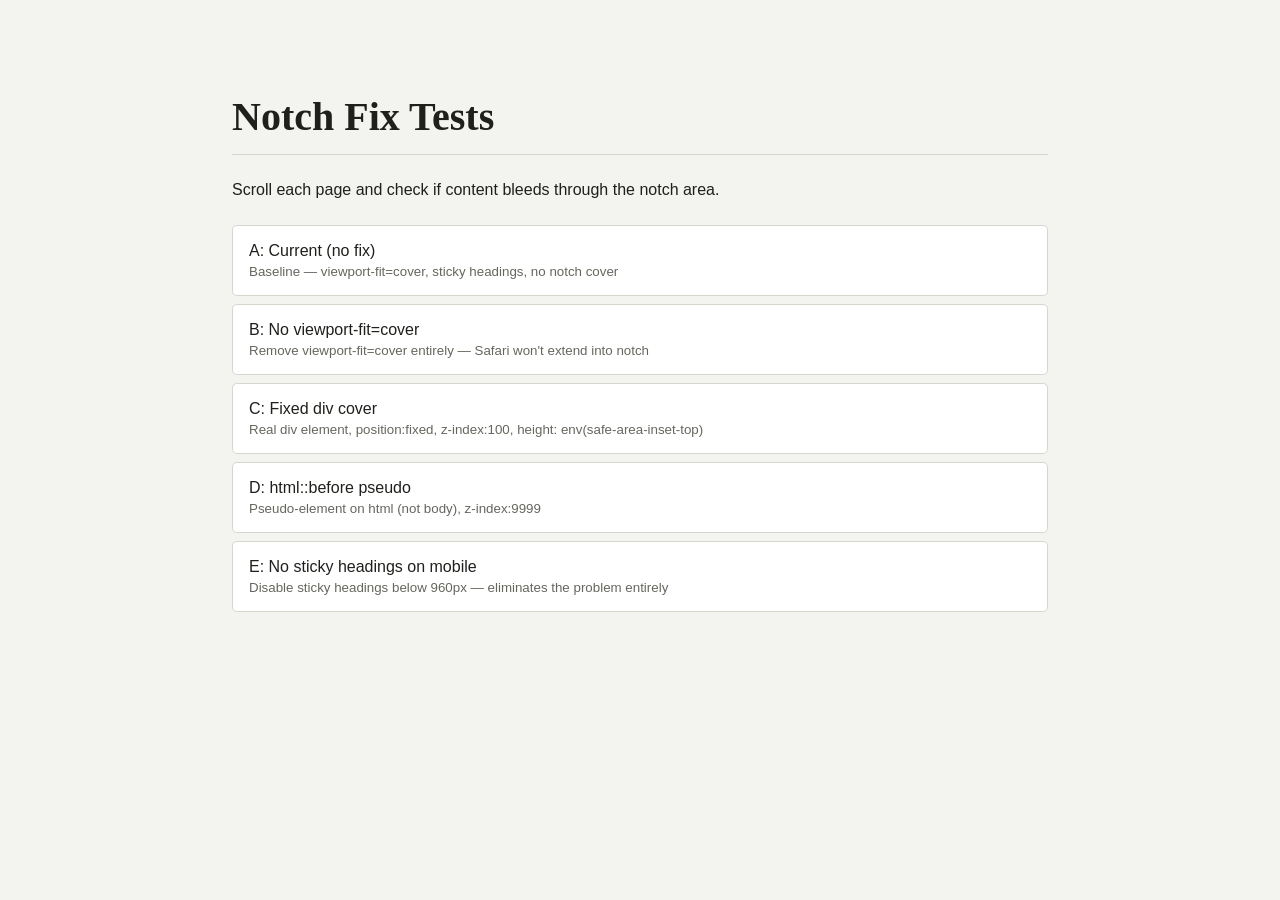
<file: _notch-test/index.html>
<!doctype html>
<html lang="en">
<head>
  <meta charset="utf-8">
  <meta name="viewport" content="width=device-width, initial-scale=1, viewport-fit=cover">
  <title>Notch Test</title>
  <link rel="stylesheet" href="base.css">
  <style>
    a { display: block; padding: 1rem; margin: 0.5rem 0; background: #fff; border-radius: 0.3rem; text-decoration: none; color: var(--ink); border: 1px solid var(--rule); }
    a:active { background: #eee; }
    small { color: var(--muted); display: block; margin-top: 0.25rem; }
  </style>
</head>
<body>
  <main>
    <h2 style="position:static">Notch Fix Tests</h2>
    <p>Scroll each page and check if content bleeds through the notch area.</p>

    <a href="a-current.html">
      A: Current (no fix)
      <small>Baseline — viewport-fit=cover, sticky headings, no notch cover</small>
    </a>

    <a href="b-no-cover.html">
      B: No viewport-fit=cover
      <small>Remove viewport-fit=cover entirely — Safari won't extend into notch</small>
    </a>

    <a href="c-fixed-div.html">
      C: Fixed div cover
      <small>Real div element, position:fixed, z-index:100, height: env(safe-area-inset-top)</small>
    </a>

    <a href="d-html-before.html">
      D: html::before pseudo
      <small>Pseudo-element on html (not body), z-index:9999</small>
    </a>

    <a href="e-no-sticky.html">
      E: No sticky headings on mobile
      <small>Disable sticky headings below 960px — eliminates the problem entirely</small>
    </a>
  </main>
</body>
</html>
</file>
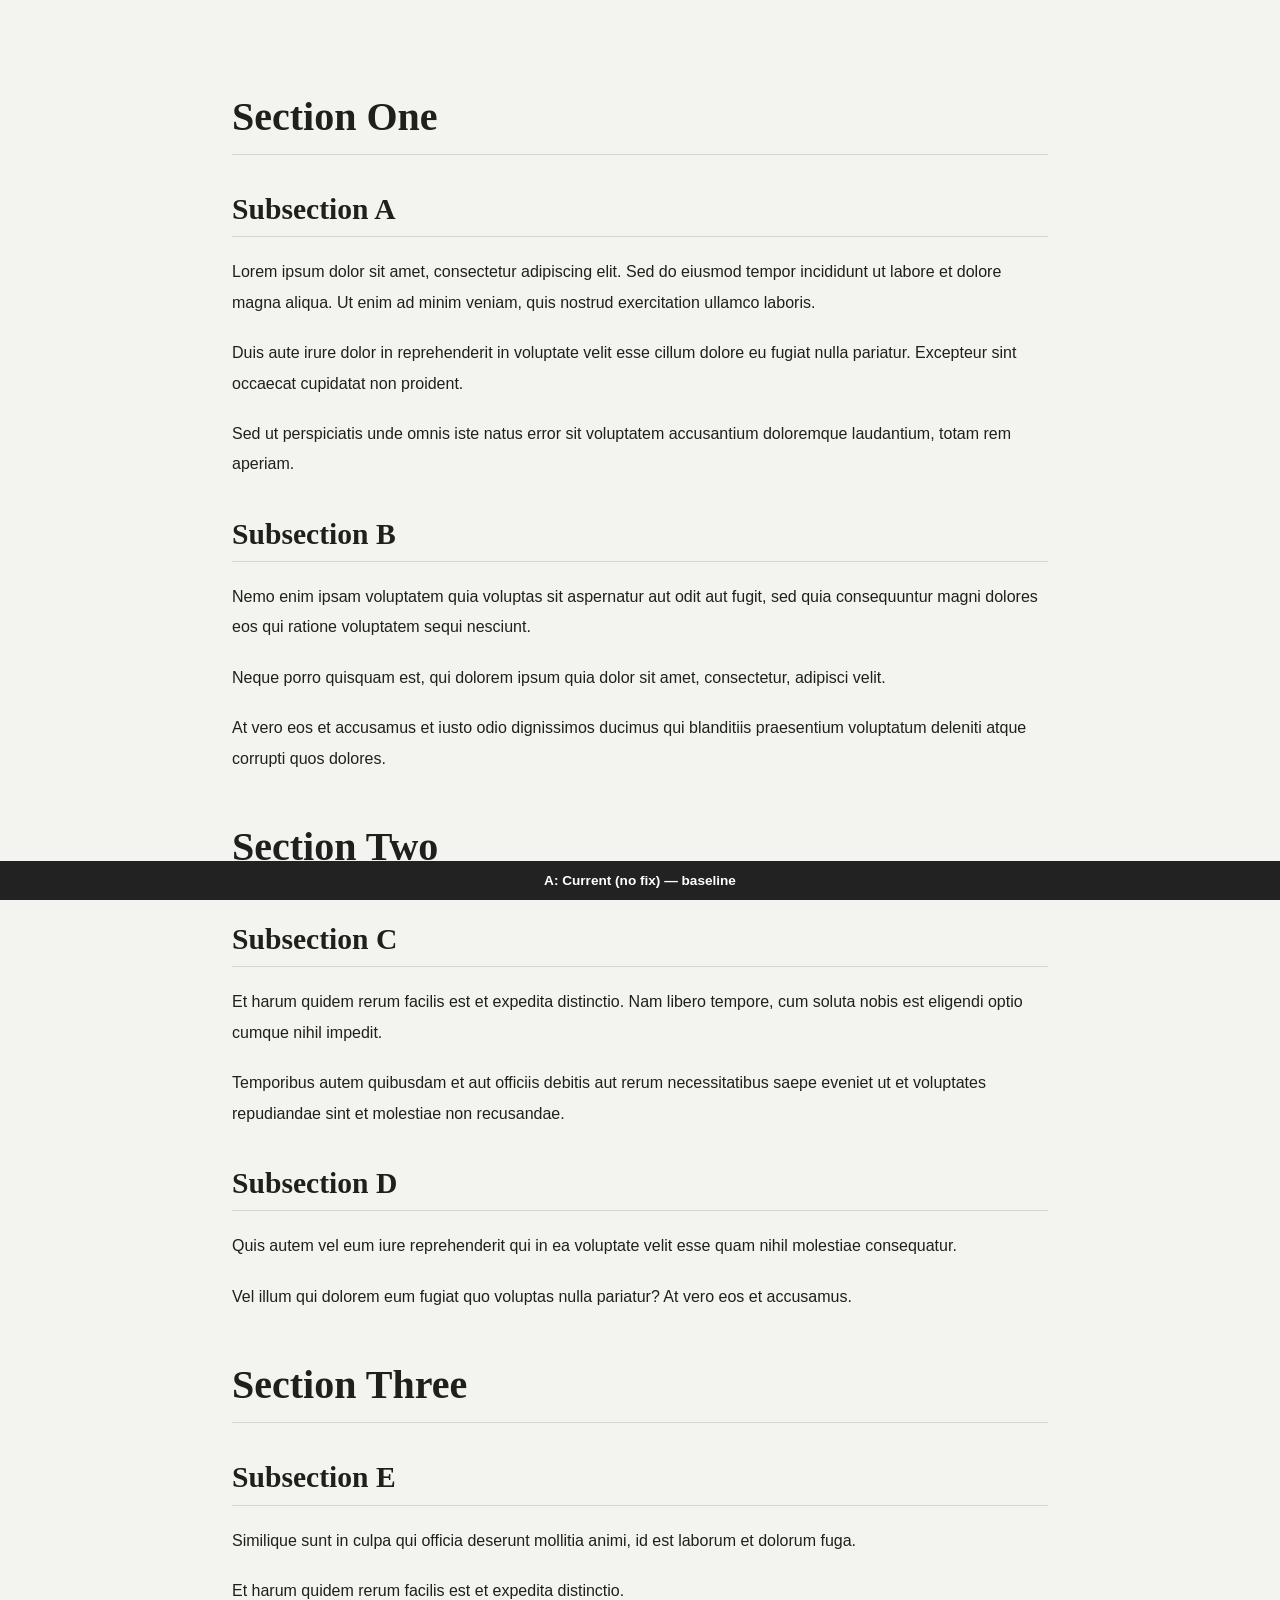
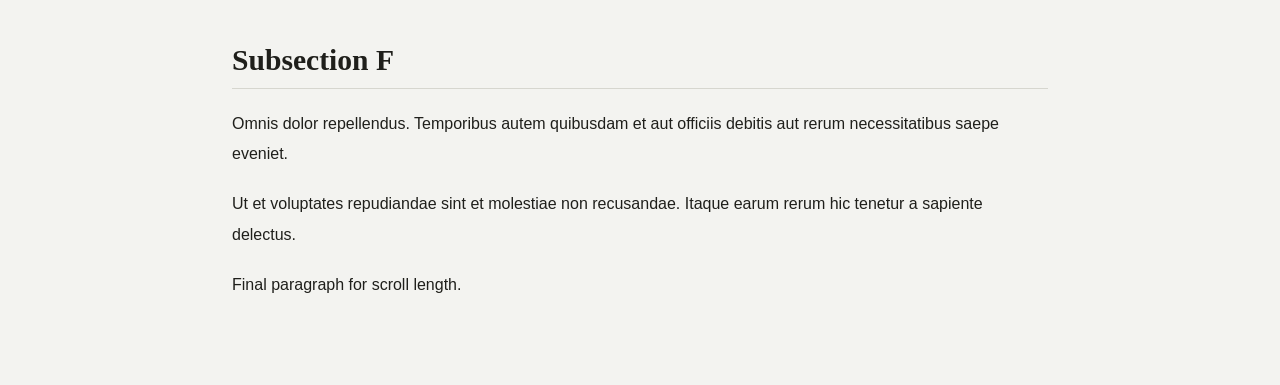
<file: _notch-test/a-current.html>
<!doctype html>
<html lang="en">
<head>
  <meta charset="utf-8">
  <meta name="viewport" content="width=device-width, initial-scale=1, viewport-fit=cover">
  <title>A: Current (no fix)</title>
  <link rel="stylesheet" href="base.css">
</head>
<body>
  <main>
    <h2>Section One</h2>
    <h3>Subsection A</h3>
    <p>Lorem ipsum dolor sit amet, consectetur adipiscing elit. Sed do eiusmod tempor incididunt ut labore et dolore magna aliqua. Ut enim ad minim veniam, quis nostrud exercitation ullamco laboris.</p>
    <p>Duis aute irure dolor in reprehenderit in voluptate velit esse cillum dolore eu fugiat nulla pariatur. Excepteur sint occaecat cupidatat non proident.</p>
    <p>Sed ut perspiciatis unde omnis iste natus error sit voluptatem accusantium doloremque laudantium, totam rem aperiam.</p>
    <h3>Subsection B</h3>
    <p>Nemo enim ipsam voluptatem quia voluptas sit aspernatur aut odit aut fugit, sed quia consequuntur magni dolores eos qui ratione voluptatem sequi nesciunt.</p>
    <p>Neque porro quisquam est, qui dolorem ipsum quia dolor sit amet, consectetur, adipisci velit.</p>
    <p>At vero eos et accusamus et iusto odio dignissimos ducimus qui blanditiis praesentium voluptatum deleniti atque corrupti quos dolores.</p>
    <h2>Section Two</h2>
    <h3>Subsection C</h3>
    <p>Et harum quidem rerum facilis est et expedita distinctio. Nam libero tempore, cum soluta nobis est eligendi optio cumque nihil impedit.</p>
    <p>Temporibus autem quibusdam et aut officiis debitis aut rerum necessitatibus saepe eveniet ut et voluptates repudiandae sint et molestiae non recusandae.</p>
    <h3>Subsection D</h3>
    <p>Quis autem vel eum iure reprehenderit qui in ea voluptate velit esse quam nihil molestiae consequatur.</p>
    <p>Vel illum qui dolorem eum fugiat quo voluptas nulla pariatur? At vero eos et accusamus.</p>
    <h2>Section Three</h2>
    <h3>Subsection E</h3>
    <p>Similique sunt in culpa qui officia deserunt mollitia animi, id est laborum et dolorum fuga.</p>
    <p>Et harum quidem rerum facilis est et expedita distinctio.</p>
    <h3>Subsection F</h3>
    <p>Omnis dolor repellendus. Temporibus autem quibusdam et aut officiis debitis aut rerum necessitatibus saepe eveniet.</p>
    <p>Ut et voluptates repudiandae sint et molestiae non recusandae. Itaque earum rerum hic tenetur a sapiente delectus.</p>
    <p>Final paragraph for scroll length.</p>
  </main>
  <div class="label">A: Current (no fix) &mdash; baseline</div>
</body>
</html>
</file>
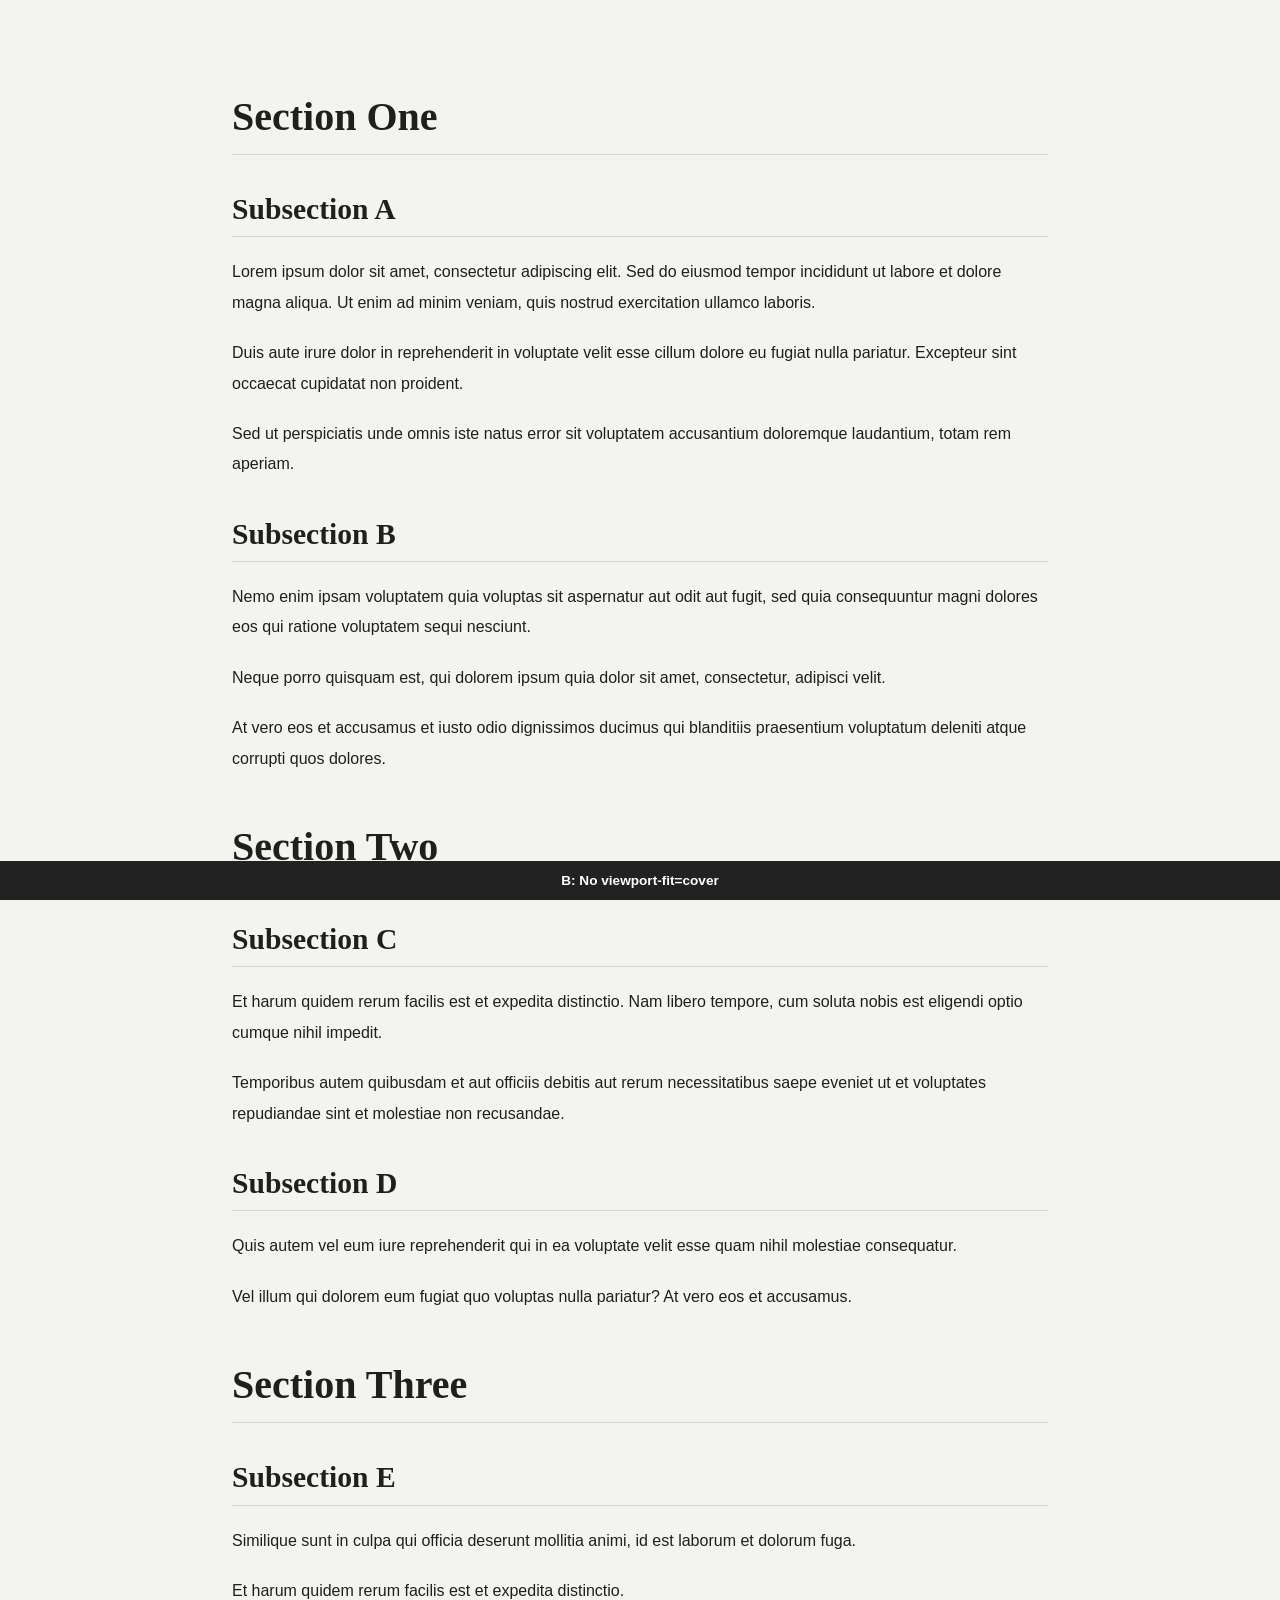
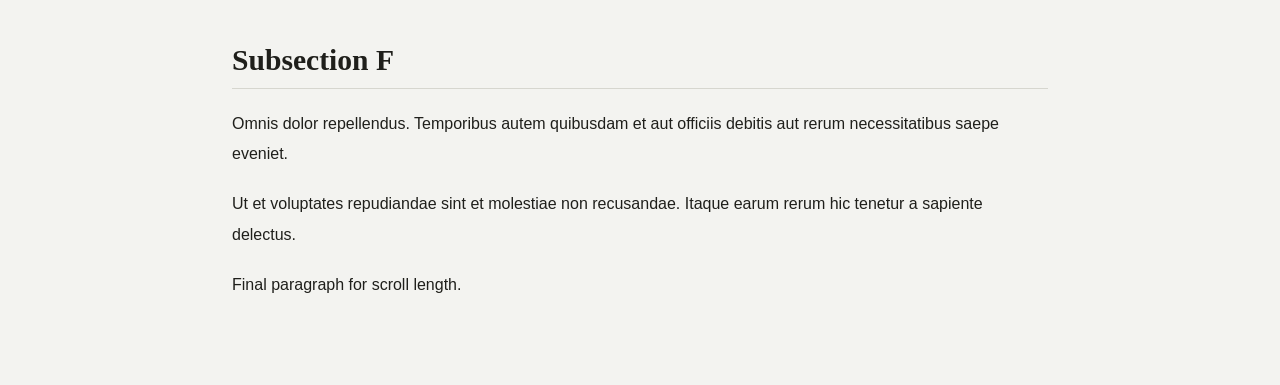
<file: _notch-test/b-no-cover.html>
<!doctype html>
<html lang="en">
<head>
  <meta charset="utf-8">
  <meta name="viewport" content="width=device-width, initial-scale=1">
  <title>B: No viewport-fit=cover</title>
  <link rel="stylesheet" href="base.css">
</head>
<body>
  <main>
    <h2>Section One</h2>
    <h3>Subsection A</h3>
    <p>Lorem ipsum dolor sit amet, consectetur adipiscing elit. Sed do eiusmod tempor incididunt ut labore et dolore magna aliqua. Ut enim ad minim veniam, quis nostrud exercitation ullamco laboris.</p>
    <p>Duis aute irure dolor in reprehenderit in voluptate velit esse cillum dolore eu fugiat nulla pariatur. Excepteur sint occaecat cupidatat non proident.</p>
    <p>Sed ut perspiciatis unde omnis iste natus error sit voluptatem accusantium doloremque laudantium, totam rem aperiam.</p>
    <h3>Subsection B</h3>
    <p>Nemo enim ipsam voluptatem quia voluptas sit aspernatur aut odit aut fugit, sed quia consequuntur magni dolores eos qui ratione voluptatem sequi nesciunt.</p>
    <p>Neque porro quisquam est, qui dolorem ipsum quia dolor sit amet, consectetur, adipisci velit.</p>
    <p>At vero eos et accusamus et iusto odio dignissimos ducimus qui blanditiis praesentium voluptatum deleniti atque corrupti quos dolores.</p>
    <h2>Section Two</h2>
    <h3>Subsection C</h3>
    <p>Et harum quidem rerum facilis est et expedita distinctio. Nam libero tempore, cum soluta nobis est eligendi optio cumque nihil impedit.</p>
    <p>Temporibus autem quibusdam et aut officiis debitis aut rerum necessitatibus saepe eveniet ut et voluptates repudiandae sint et molestiae non recusandae.</p>
    <h3>Subsection D</h3>
    <p>Quis autem vel eum iure reprehenderit qui in ea voluptate velit esse quam nihil molestiae consequatur.</p>
    <p>Vel illum qui dolorem eum fugiat quo voluptas nulla pariatur? At vero eos et accusamus.</p>
    <h2>Section Three</h2>
    <h3>Subsection E</h3>
    <p>Similique sunt in culpa qui officia deserunt mollitia animi, id est laborum et dolorum fuga.</p>
    <p>Et harum quidem rerum facilis est et expedita distinctio.</p>
    <h3>Subsection F</h3>
    <p>Omnis dolor repellendus. Temporibus autem quibusdam et aut officiis debitis aut rerum necessitatibus saepe eveniet.</p>
    <p>Ut et voluptates repudiandae sint et molestiae non recusandae. Itaque earum rerum hic tenetur a sapiente delectus.</p>
    <p>Final paragraph for scroll length.</p>
  </main>
  <div class="label">B: No viewport-fit=cover</div>
</body>
</html>
</file>
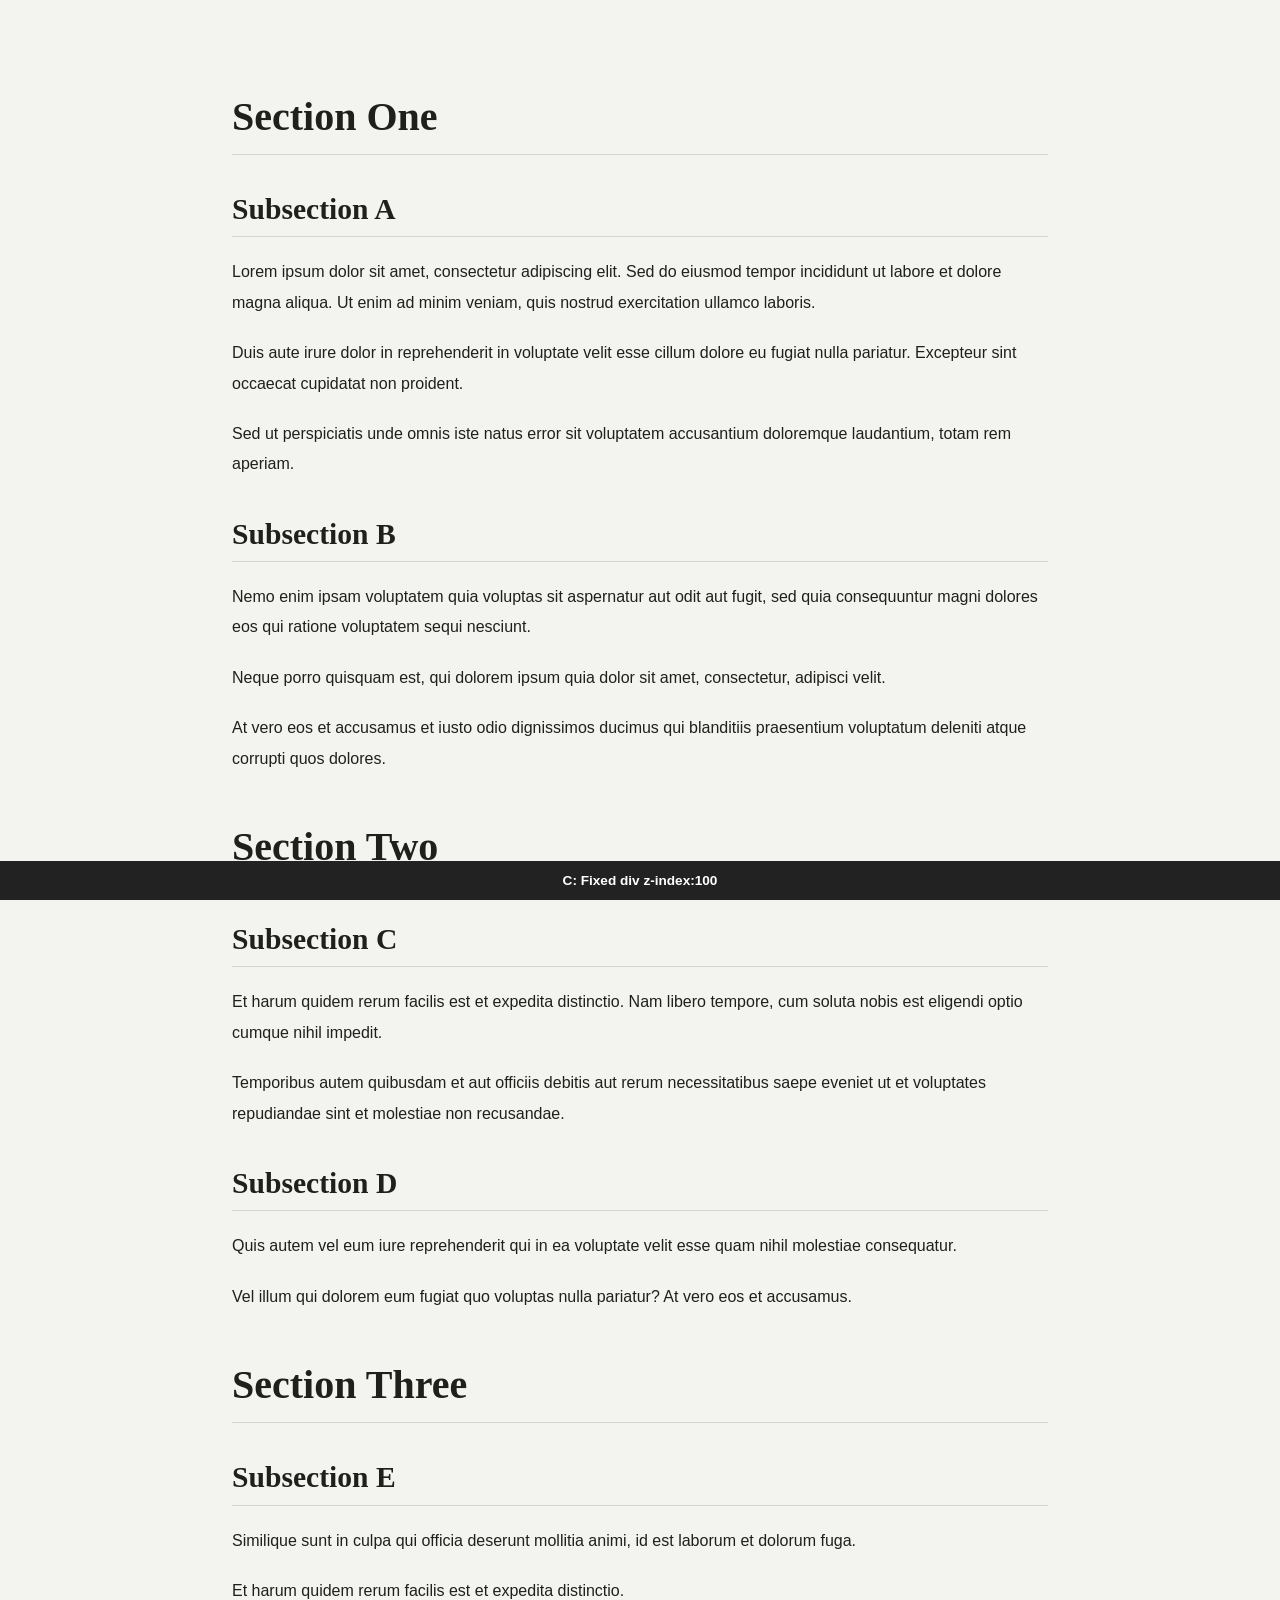
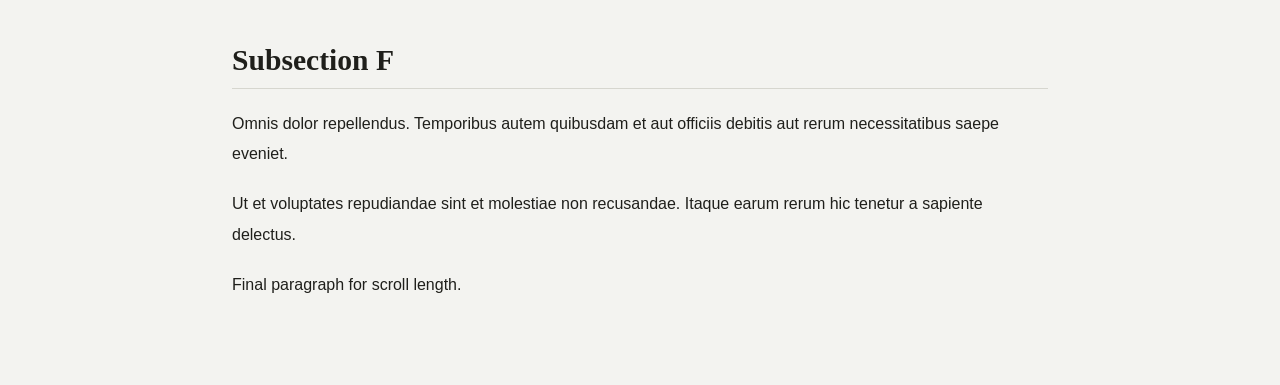
<file: _notch-test/c-fixed-div.html>
<!doctype html>
<html lang="en">
<head>
  <meta charset="utf-8">
  <meta name="viewport" content="width=device-width, initial-scale=1, viewport-fit=cover">
  <title>C: Fixed div cover</title>
  <link rel="stylesheet" href="base.css">
  <style>
    .notch-cover {
      position: fixed;
      top: 0;
      left: 0;
      right: 0;
      height: env(safe-area-inset-top, 0px);
      background: var(--bg);
      z-index: 100;
      pointer-events: none;
    }
  </style>
</head>
<body>
  <div class="notch-cover" aria-hidden="true"></div>
  <main>
    <h2>Section One</h2>
    <h3>Subsection A</h3>
    <p>Lorem ipsum dolor sit amet, consectetur adipiscing elit. Sed do eiusmod tempor incididunt ut labore et dolore magna aliqua. Ut enim ad minim veniam, quis nostrud exercitation ullamco laboris.</p>
    <p>Duis aute irure dolor in reprehenderit in voluptate velit esse cillum dolore eu fugiat nulla pariatur. Excepteur sint occaecat cupidatat non proident.</p>
    <p>Sed ut perspiciatis unde omnis iste natus error sit voluptatem accusantium doloremque laudantium, totam rem aperiam.</p>
    <h3>Subsection B</h3>
    <p>Nemo enim ipsam voluptatem quia voluptas sit aspernatur aut odit aut fugit, sed quia consequuntur magni dolores eos qui ratione voluptatem sequi nesciunt.</p>
    <p>Neque porro quisquam est, qui dolorem ipsum quia dolor sit amet, consectetur, adipisci velit.</p>
    <p>At vero eos et accusamus et iusto odio dignissimos ducimus qui blanditiis praesentium voluptatum deleniti atque corrupti quos dolores.</p>
    <h2>Section Two</h2>
    <h3>Subsection C</h3>
    <p>Et harum quidem rerum facilis est et expedita distinctio. Nam libero tempore, cum soluta nobis est eligendi optio cumque nihil impedit.</p>
    <p>Temporibus autem quibusdam et aut officiis debitis aut rerum necessitatibus saepe eveniet ut et voluptates repudiandae sint et molestiae non recusandae.</p>
    <h3>Subsection D</h3>
    <p>Quis autem vel eum iure reprehenderit qui in ea voluptate velit esse quam nihil molestiae consequatur.</p>
    <p>Vel illum qui dolorem eum fugiat quo voluptas nulla pariatur? At vero eos et accusamus.</p>
    <h2>Section Three</h2>
    <h3>Subsection E</h3>
    <p>Similique sunt in culpa qui officia deserunt mollitia animi, id est laborum et dolorum fuga.</p>
    <p>Et harum quidem rerum facilis est et expedita distinctio.</p>
    <h3>Subsection F</h3>
    <p>Omnis dolor repellendus. Temporibus autem quibusdam et aut officiis debitis aut rerum necessitatibus saepe eveniet.</p>
    <p>Ut et voluptates repudiandae sint et molestiae non recusandae. Itaque earum rerum hic tenetur a sapiente delectus.</p>
    <p>Final paragraph for scroll length.</p>
  </main>
  <div class="label">C: Fixed div z-index:100</div>
</body>
</html>
</file>
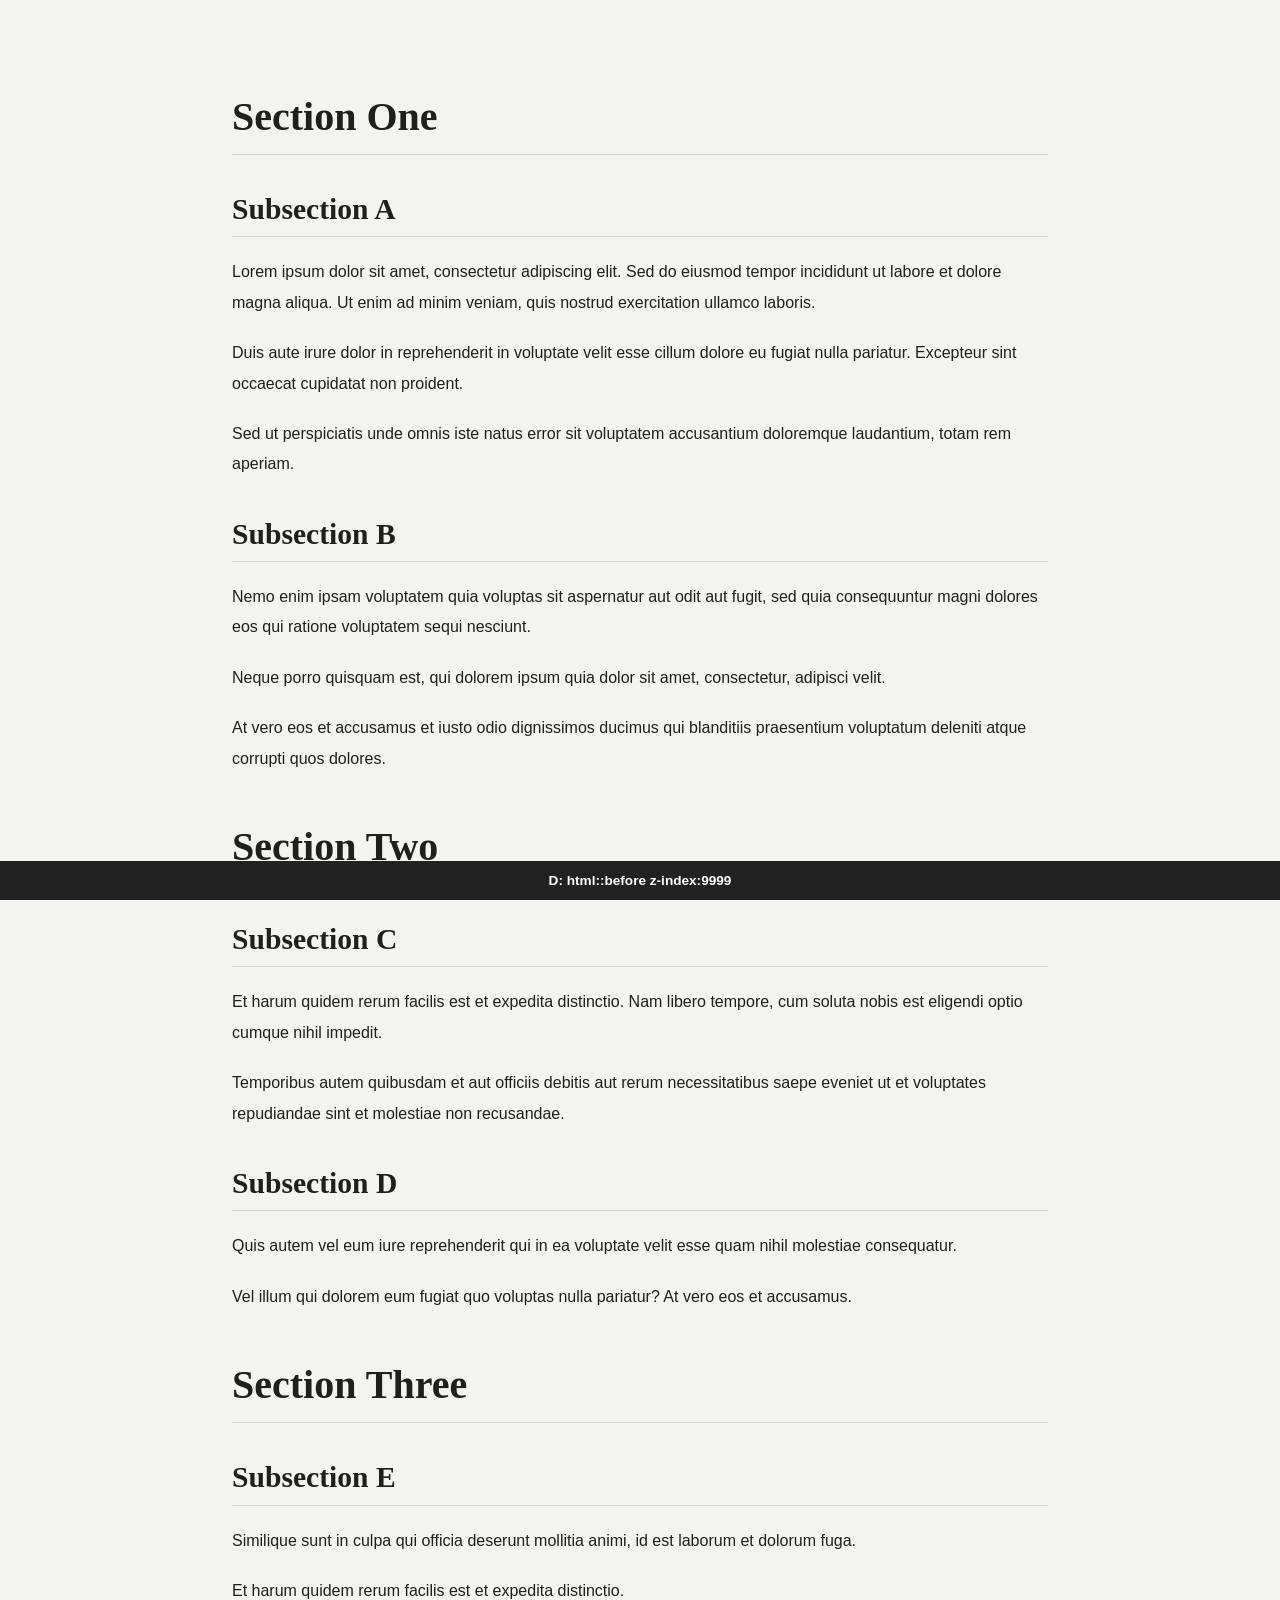
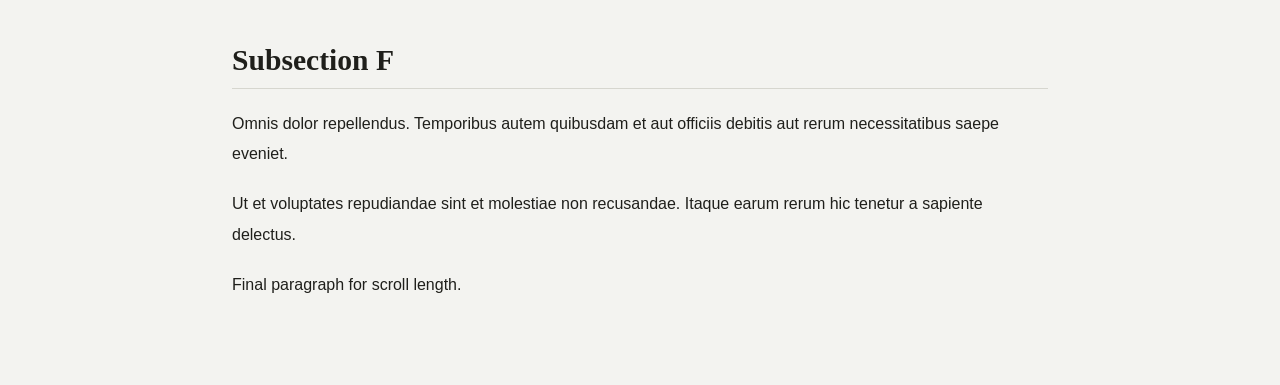
<file: _notch-test/d-html-before.html>
<!doctype html>
<html lang="en">
<head>
  <meta charset="utf-8">
  <meta name="viewport" content="width=device-width, initial-scale=1, viewport-fit=cover">
  <title>D: html::before pseudo</title>
  <link rel="stylesheet" href="base.css">
  <style>
    html::before {
      content: "";
      display: block;
      position: fixed;
      top: 0;
      left: 0;
      right: 0;
      height: env(safe-area-inset-top, 0px);
      background: var(--bg);
      z-index: 9999;
      pointer-events: none;
    }
  </style>
</head>
<body>
  <main>
    <h2>Section One</h2>
    <h3>Subsection A</h3>
    <p>Lorem ipsum dolor sit amet, consectetur adipiscing elit. Sed do eiusmod tempor incididunt ut labore et dolore magna aliqua. Ut enim ad minim veniam, quis nostrud exercitation ullamco laboris.</p>
    <p>Duis aute irure dolor in reprehenderit in voluptate velit esse cillum dolore eu fugiat nulla pariatur. Excepteur sint occaecat cupidatat non proident.</p>
    <p>Sed ut perspiciatis unde omnis iste natus error sit voluptatem accusantium doloremque laudantium, totam rem aperiam.</p>
    <h3>Subsection B</h3>
    <p>Nemo enim ipsam voluptatem quia voluptas sit aspernatur aut odit aut fugit, sed quia consequuntur magni dolores eos qui ratione voluptatem sequi nesciunt.</p>
    <p>Neque porro quisquam est, qui dolorem ipsum quia dolor sit amet, consectetur, adipisci velit.</p>
    <p>At vero eos et accusamus et iusto odio dignissimos ducimus qui blanditiis praesentium voluptatum deleniti atque corrupti quos dolores.</p>
    <h2>Section Two</h2>
    <h3>Subsection C</h3>
    <p>Et harum quidem rerum facilis est et expedita distinctio. Nam libero tempore, cum soluta nobis est eligendi optio cumque nihil impedit.</p>
    <p>Temporibus autem quibusdam et aut officiis debitis aut rerum necessitatibus saepe eveniet ut et voluptates repudiandae sint et molestiae non recusandae.</p>
    <h3>Subsection D</h3>
    <p>Quis autem vel eum iure reprehenderit qui in ea voluptate velit esse quam nihil molestiae consequatur.</p>
    <p>Vel illum qui dolorem eum fugiat quo voluptas nulla pariatur? At vero eos et accusamus.</p>
    <h2>Section Three</h2>
    <h3>Subsection E</h3>
    <p>Similique sunt in culpa qui officia deserunt mollitia animi, id est laborum et dolorum fuga.</p>
    <p>Et harum quidem rerum facilis est et expedita distinctio.</p>
    <h3>Subsection F</h3>
    <p>Omnis dolor repellendus. Temporibus autem quibusdam et aut officiis debitis aut rerum necessitatibus saepe eveniet.</p>
    <p>Ut et voluptates repudiandae sint et molestiae non recusandae. Itaque earum rerum hic tenetur a sapiente delectus.</p>
    <p>Final paragraph for scroll length.</p>
  </main>
  <div class="label">D: html::before z-index:9999</div>
</body>
</html>
</file>
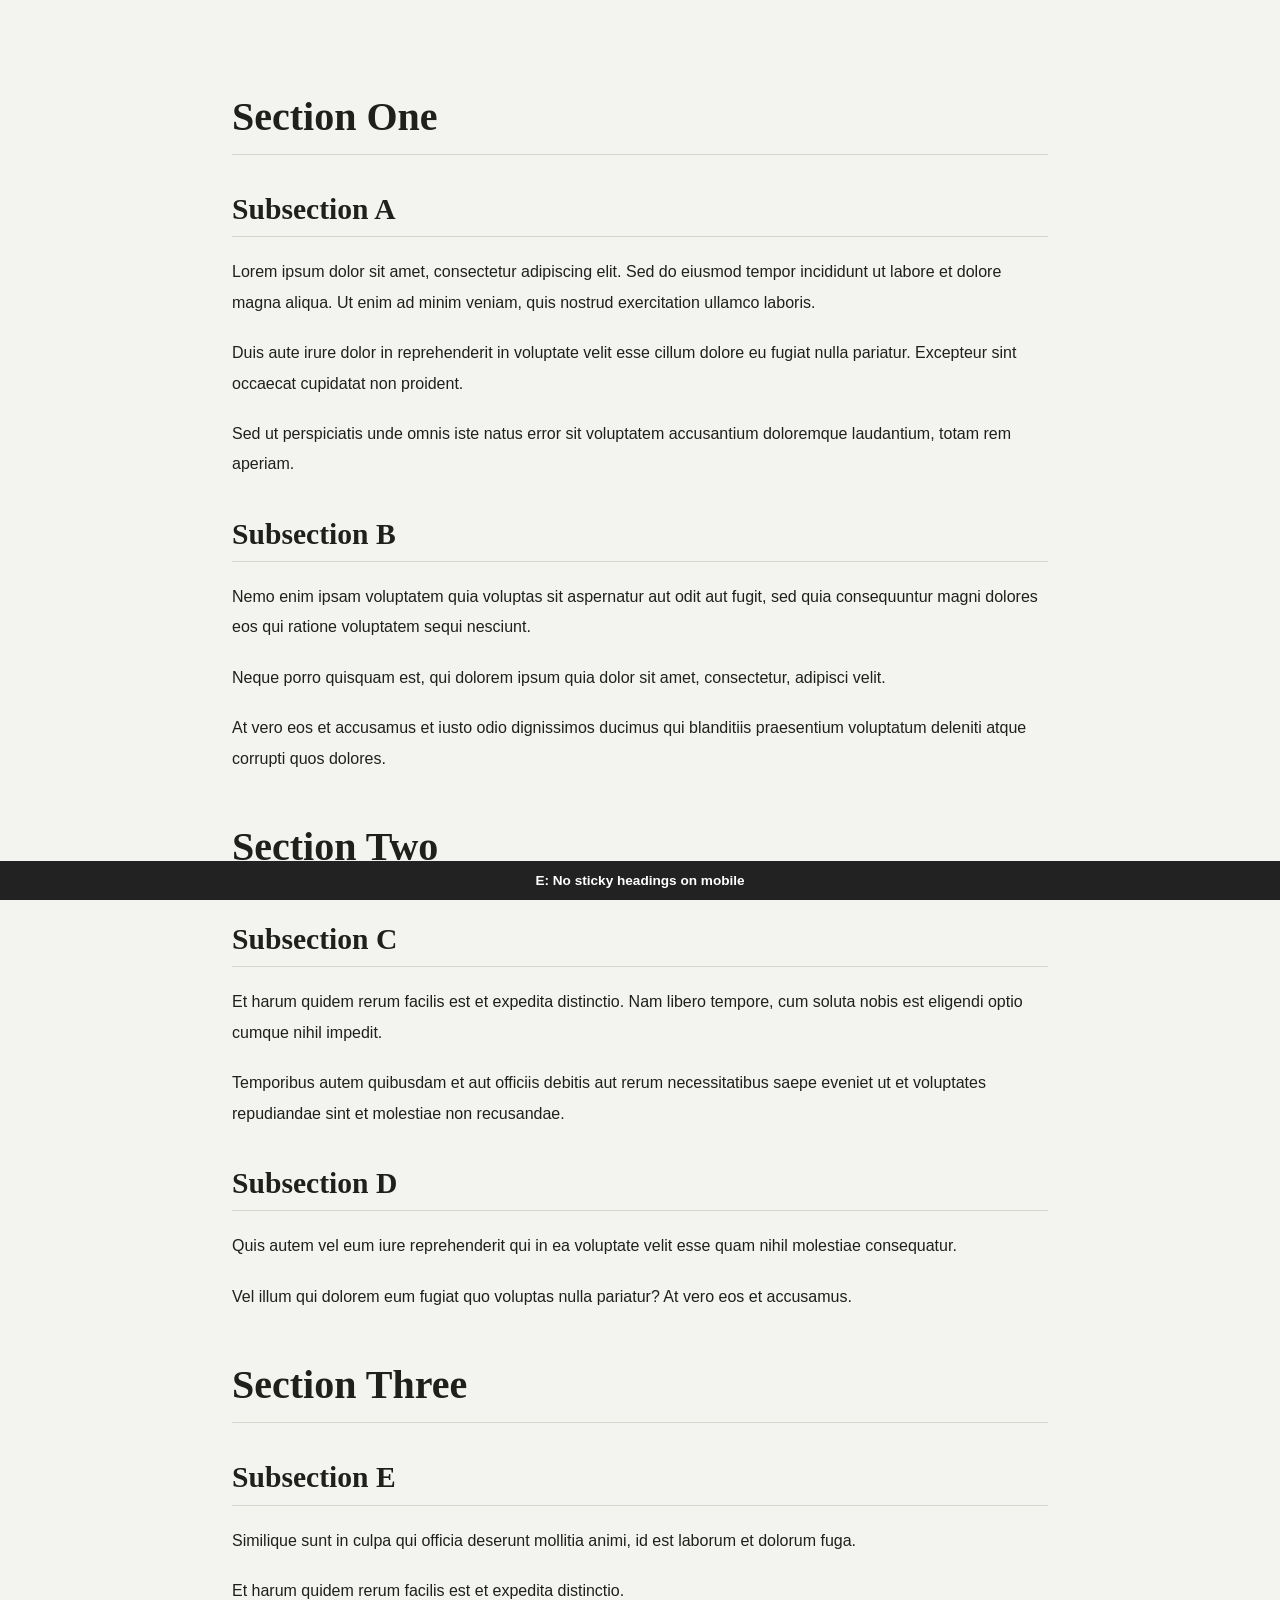
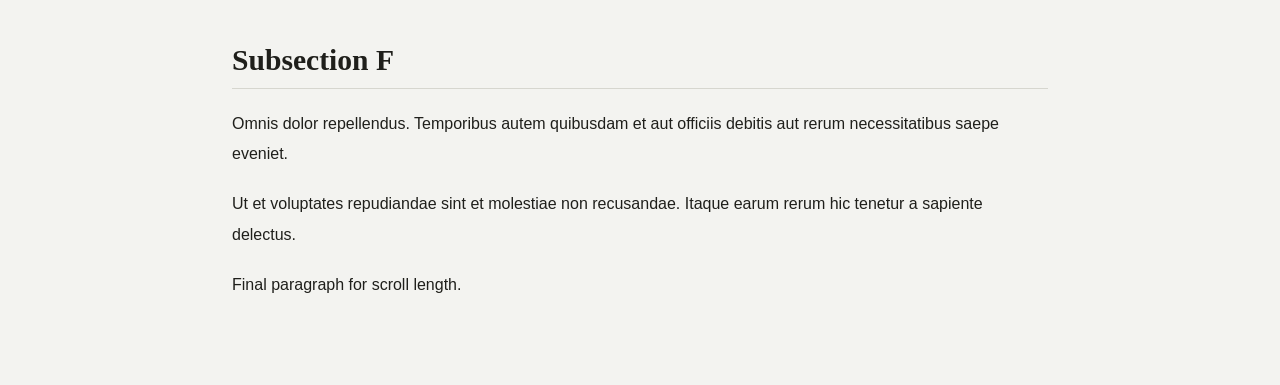
<file: _notch-test/e-no-sticky.html>
<!doctype html>
<html lang="en">
<head>
  <meta charset="utf-8">
  <meta name="viewport" content="width=device-width, initial-scale=1, viewport-fit=cover">
  <title>E: No sticky headings on mobile</title>
  <link rel="stylesheet" href="base.css">
  <style>
    @media (max-width: 960px) {
      h2, h3 {
        position: static;
      }
    }
  </style>
</head>
<body>
  <main>
    <h2>Section One</h2>
    <h3>Subsection A</h3>
    <p>Lorem ipsum dolor sit amet, consectetur adipiscing elit. Sed do eiusmod tempor incididunt ut labore et dolore magna aliqua. Ut enim ad minim veniam, quis nostrud exercitation ullamco laboris.</p>
    <p>Duis aute irure dolor in reprehenderit in voluptate velit esse cillum dolore eu fugiat nulla pariatur. Excepteur sint occaecat cupidatat non proident.</p>
    <p>Sed ut perspiciatis unde omnis iste natus error sit voluptatem accusantium doloremque laudantium, totam rem aperiam.</p>
    <h3>Subsection B</h3>
    <p>Nemo enim ipsam voluptatem quia voluptas sit aspernatur aut odit aut fugit, sed quia consequuntur magni dolores eos qui ratione voluptatem sequi nesciunt.</p>
    <p>Neque porro quisquam est, qui dolorem ipsum quia dolor sit amet, consectetur, adipisci velit.</p>
    <p>At vero eos et accusamus et iusto odio dignissimos ducimus qui blanditiis praesentium voluptatum deleniti atque corrupti quos dolores.</p>
    <h2>Section Two</h2>
    <h3>Subsection C</h3>
    <p>Et harum quidem rerum facilis est et expedita distinctio. Nam libero tempore, cum soluta nobis est eligendi optio cumque nihil impedit.</p>
    <p>Temporibus autem quibusdam et aut officiis debitis aut rerum necessitatibus saepe eveniet ut et voluptates repudiandae sint et molestiae non recusandae.</p>
    <h3>Subsection D</h3>
    <p>Quis autem vel eum iure reprehenderit qui in ea voluptate velit esse quam nihil molestiae consequatur.</p>
    <p>Vel illum qui dolorem eum fugiat quo voluptas nulla pariatur? At vero eos et accusamus.</p>
    <h2>Section Three</h2>
    <h3>Subsection E</h3>
    <p>Similique sunt in culpa qui officia deserunt mollitia animi, id est laborum et dolorum fuga.</p>
    <p>Et harum quidem rerum facilis est et expedita distinctio.</p>
    <h3>Subsection F</h3>
    <p>Omnis dolor repellendus. Temporibus autem quibusdam et aut officiis debitis aut rerum necessitatibus saepe eveniet.</p>
    <p>Ut et voluptates repudiandae sint et molestiae non recusandae. Itaque earum rerum hic tenetur a sapiente delectus.</p>
    <p>Final paragraph for scroll length.</p>
  </main>
  <div class="label">E: No sticky headings on mobile</div>
</body>
</html>
</file>
<file: _notch-test/base.css>
/* Minimal subset of report styles for notch testing */
:root {
  color-scheme: light;
  --bg: #f3f3f0;
  --paper: #fcfcfa;
  --ink: #1f1f1b;
  --muted: #66665f;
  --rule: #d6d6cf;
  --safe-top: env(safe-area-inset-top, 0px);
  --safe-right: env(safe-area-inset-right, 0px);
  --safe-bottom: env(safe-area-inset-bottom, 0px);
  --safe-left: env(safe-area-inset-left, 0px);
}

*, *::before, *::after { box-sizing: border-box; margin: 0; }
html { background: var(--bg); }
body {
  font-family: "Avenir Next", "Helvetica Neue", sans-serif;
  color: var(--ink);
  background: var(--bg);
}

main {
  max-width: 54rem;
  margin-inline: auto;
  padding:
    calc(2.75rem + var(--safe-top))
    calc(1.5rem + var(--safe-right))
    calc(4rem + var(--safe-bottom))
    calc(1.5rem + var(--safe-left));
}

h2 {
  font-family: serif;
  font-size: 2.5rem;
  line-height: 1.15;
  padding: 0.5em 0 0.35em;
  padding-top: calc(0.5em + var(--safe-top));
  margin-top: 0.75em;
  position: sticky;
  top: 0;
  background: var(--bg);
  border-bottom: 1px solid var(--rule);
  z-index: 4;
}

h3 {
  font-family: serif;
  font-size: 1.85rem;
  line-height: 1.15;
  padding: 0.5em 0 0.35em;
  margin-top: 0.75em;
  position: sticky;
  top: calc(5rem + 1px + var(--safe-top));
  background: var(--bg);
  border-bottom: 1px solid var(--rule);
  z-index: 3;
}

p { margin: 1.25rem 0; line-height: 1.9; }

.label {
  position: fixed;
  bottom: 0;
  left: 0;
  right: 0;
  background: #222;
  color: #fff;
  text-align: center;
  padding: 0.75rem;
  padding-bottom: calc(0.75rem + var(--safe-bottom));
  font-size: 0.85rem;
  font-weight: 600;
  z-index: 100;
}
</file>
